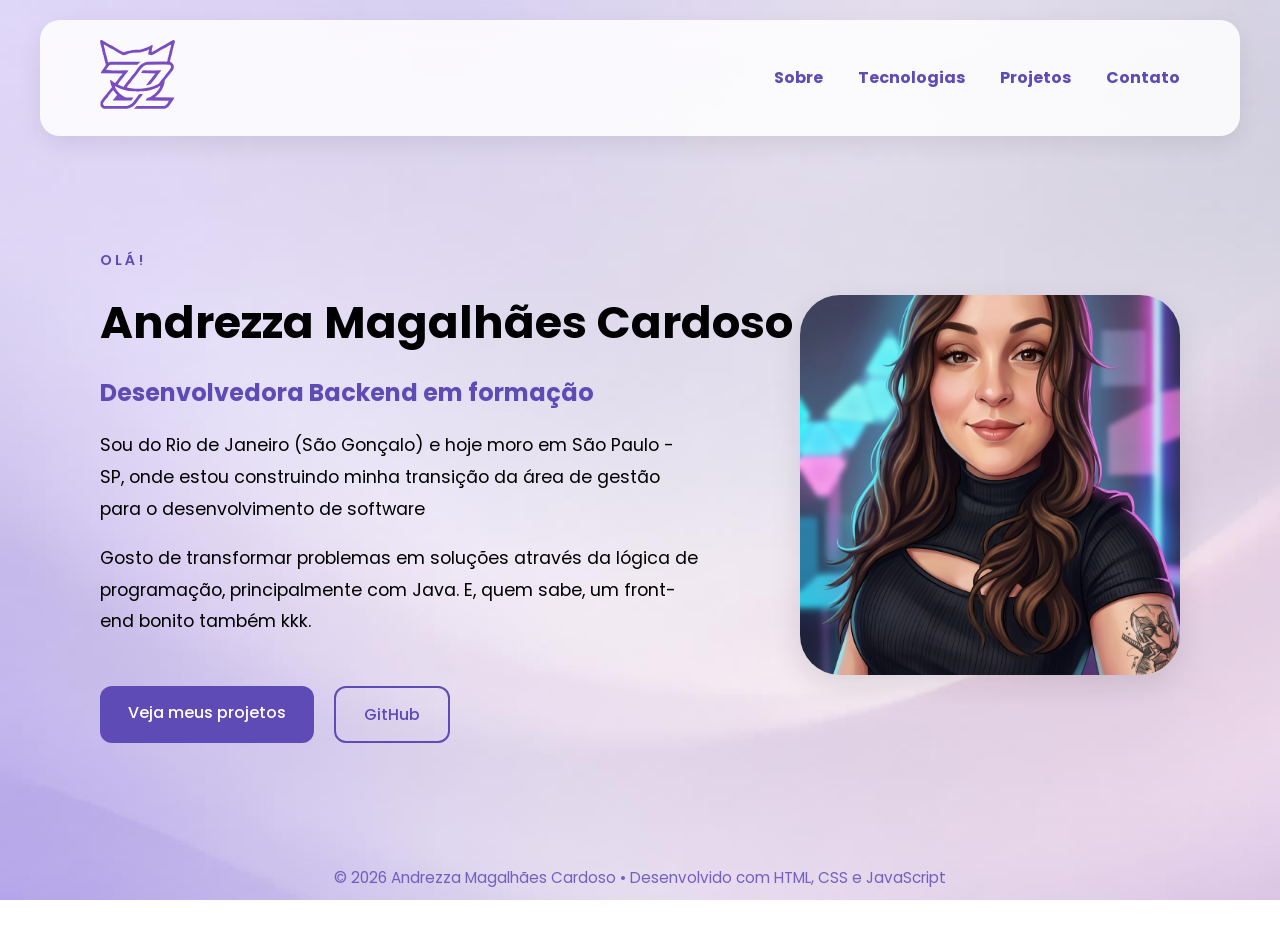
<file: index.html>
<!DOCTYPE html>
<html lang="pt-BR">
<head>
    <meta charset="UTF-8">
    <meta name="viewport" content="width=device-width, initial-scale=1.0">
    <title>Andrezza Magalhães Cardoso | Desenvolvedora em Formação</title>

    <!-- Biblioteca de ícones Font Awesome -->
    <link
    rel="stylesheet"
    href="https://cdnjs.cloudflare.com/ajax/libs/font-awesome/6.7.2/css/all.min.css">

    <!-- Google Fonts -->
    <link rel="preconnect" href="https://fonts.googleapis.com">
    <link rel="preconnect" href="https://fonts.gstatic.com" crossorigin>
    <link href="https://fonts.googleapis.com/css2?family=Poppins:ital,wght@0,100;0,200;0,300;0,400;0,500;0,600;0,700;0,800;0,900;1,100;1,200;1,300;1,400;1,500;1,600;1,700;1,800;1,900&display=swap" rel="stylesheet">

    <link rel="icon" type="image/png" href="img/favicon-zz.png">

    <!-- CSS -->
     <link rel="stylesheet" href="style.css">
    
</head>
<body>

    <!-- O header normalmente contém o cabeçalho, logo e navegação -->
    <header class="header">

        <a href="index.html"> 
            <img src="img/logo_vetorizada.svg" 
            alt="Logo pessoal da Andrezza">
        </a>

        <button class="menu-toggle" aria-label="Abrir menu">
            <i class="fa-solid fa-bars"></i>
        </button>

        <!-- nav significa área de navegação -->
        <nav class="main-nav" aria-label="Navegação principal">
            <ul class="nav-list">
                <li>
                    <a href="about.html">Sobre</a>
                </li>
                <li>
                    <a href="technologies.html">Tecnologias</a>
                </li>
                <li>
                    <a href="projects.html">Projetos</a>
                </li>
                <li>
                    <a href="contact.html">Contato</a>
                </li>
            </ul>
        </nav>

    </header>

    
    <!-- O main representa o conteúdo principal da página -->
    <main class="main">

        <div class="container">

            <!-- Hero é a primeira seção de destaque e apresenta o objetivo principal do site, ele faz parte do main -->
        <section id="hero" class="hero">

            <div class="hero-left">

                    <div class="hero-content">

                            <p>
                            Olá!
                            </p>

                            <h1>Andrezza Magalhães Cardoso</h1>

                            <h2>Desenvolvedora Backend em formação</h2>

                            <p>
                            Sou do Rio de Janeiro (São Gonçalo) e hoje moro em São Paulo - SP, onde estou construindo minha transição da área de gestão para o desenvolvimento de software
                            </p>

                            <p>
                            Gosto de transformar problemas em soluções através da lógica de programação, principalmente com Java. E, quem sabe, um front-end bonito também kkk.
                            </p>

                        </div>
            
                            <div class="hero-buttons">

                                <a class="primary-button" href="projects.html">Veja meus projetos</a>
            
                                <a 
                                    class="secondary-button"
                                    href="https://github.com/AndrezzaC" 
                                    target="_blank"
                                    rel="noopener noreferrer">
                                    GitHub
                                </a>

                            </div>
                </div>

                <div class="hero-image">
                    <img src="img/icone-eu.png" 
                    alt="avatar da Andrezza Magalhães Cardoso">
                </div>

            </section>

        </div>

    </main>

    <!-- O footer é o rodapé, são as informações finais, como direitos autorais ou contatos, infos extras -->
    <footer class="footer">
        <p>&copy; 2026 Andrezza Magalhães Cardoso • Desenvolvido com HTML, CSS e JavaScript</p>
    </footer>

    <script src="script.js" defer></script>
</body>
</html>
</file>
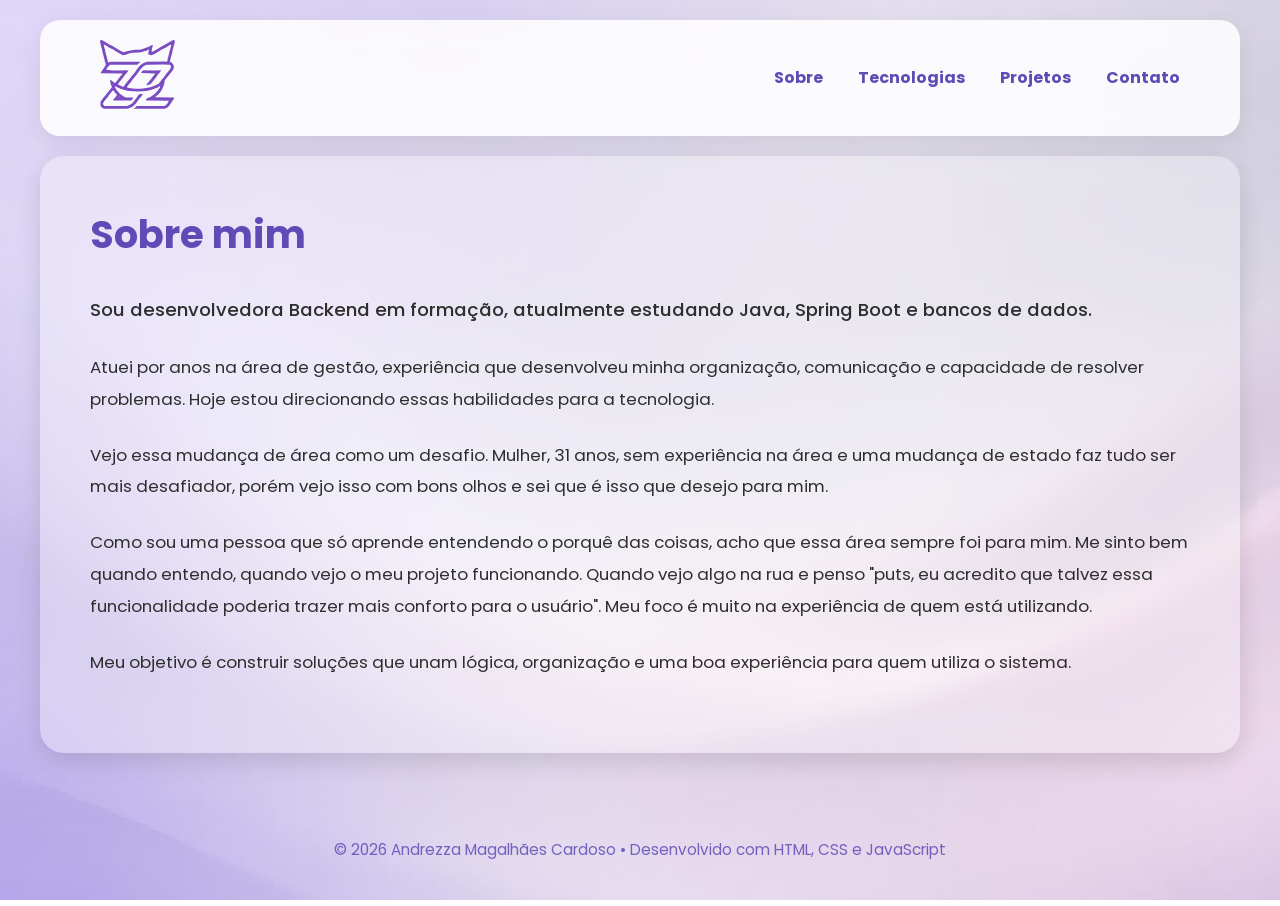
<file: about.html>
<!DOCTYPE html>
<html lang="pt-BR">
<head>
    <meta charset="UTF-8">
    <meta name="viewport" content="width=device-width, initial-scale=1.0">
    <title>Andrezza Magalhães Cardoso | Desenvolvedora em Formação</title>

    <!-- Biblioteca de ícones Font Awesome -->
    <link
    rel="stylesheet"
    href="https://cdnjs.cloudflare.com/ajax/libs/font-awesome/6.7.2/css/all.min.css">

    <!-- Google Fonts -->
    <link rel="preconnect" href="https://fonts.googleapis.com">
    <link rel="preconnect" href="https://fonts.gstatic.com" crossorigin>
    <link href="https://fonts.googleapis.com/css2?family=Poppins:ital,wght@0,100;0,200;0,300;0,400;0,500;0,600;0,700;0,800;0,900;1,100;1,200;1,300;1,400;1,500;1,600;1,700;1,800;1,900&display=swap" rel="stylesheet">

    <!-- CSS -->
     <link rel="stylesheet" href="style.css">
    
</head>
<body>

    <!-- O header normalmente contém o cabeçalho, logo e navegação -->
    <header class="header">

        <a href="index.html"> 
            <img src="img/logo_vetorizada.svg" 
            alt="Logo pessoal da Andrezza">
        </a>

        <button class="menu-toggle" aria-label="Abrir menu">
            <i class="fa-solid fa-bars"></i>
        </button>

        <!-- nav significa área de navegação -->
        <nav class="main-nav" aria-label="Navegação principal">
            <ul class="nav-list">
                <li>
                    <a href="about.html">Sobre</a>
                </li>
                <li>
                    <a href="technologies.html">Tecnologias</a>
                </li>
                <li>
                    <a href="projects.html">Projetos</a>
                </li>
                <li>
                    <a href="contact.html">Contato</a>
                </li>
            </ul>
        </nav>

    </header>

    <main class="main">

        <div class="container">

            <section class="section-card about-section">

                <h2 class="section-title">Sobre mim</h2>

                <p> Sou desenvolvedora Backend em formação, atualmente estudando Java, Spring Boot e bancos de dados.</p>

                <p>Atuei por anos na área de gestão, experiência que desenvolveu minha organização, comunicação e capacidade de resolver problemas. Hoje estou direcionando essas habilidades para a tecnologia.</p>

                <p>Vejo essa mudança de área como um desafio. Mulher, 31 anos, sem experiência na área e uma mudança de estado faz tudo ser mais desafiador, porém vejo isso com bons olhos e sei que é isso que desejo para mim.</p>

                <p>Como sou uma pessoa que só aprende entendendo o porquê das coisas, acho que essa área sempre foi para mim. Me sinto bem quando entendo, quando vejo o meu projeto funcionando. Quando vejo algo na rua e penso "puts, eu acredito que talvez essa funcionalidade poderia trazer mais conforto para o usuário". Meu foco é muito na experiência de quem está utilizando.</p>

                <p>Meu objetivo é construir soluções que unam lógica, organização e uma boa experiência para quem utiliza o sistema.</p>

            </section>

        </div>

    </main>

        <!-- O footer é o rodapé, são as informações finais, como direitos autorais ou contatos, infos extras -->
    <footer class="footer">
        <p>&copy; 2026 Andrezza Magalhães Cardoso • Desenvolvido com HTML, CSS e JavaScript</p>
    </footer>

    <script src="script.js"></script>

    </body >
</file>
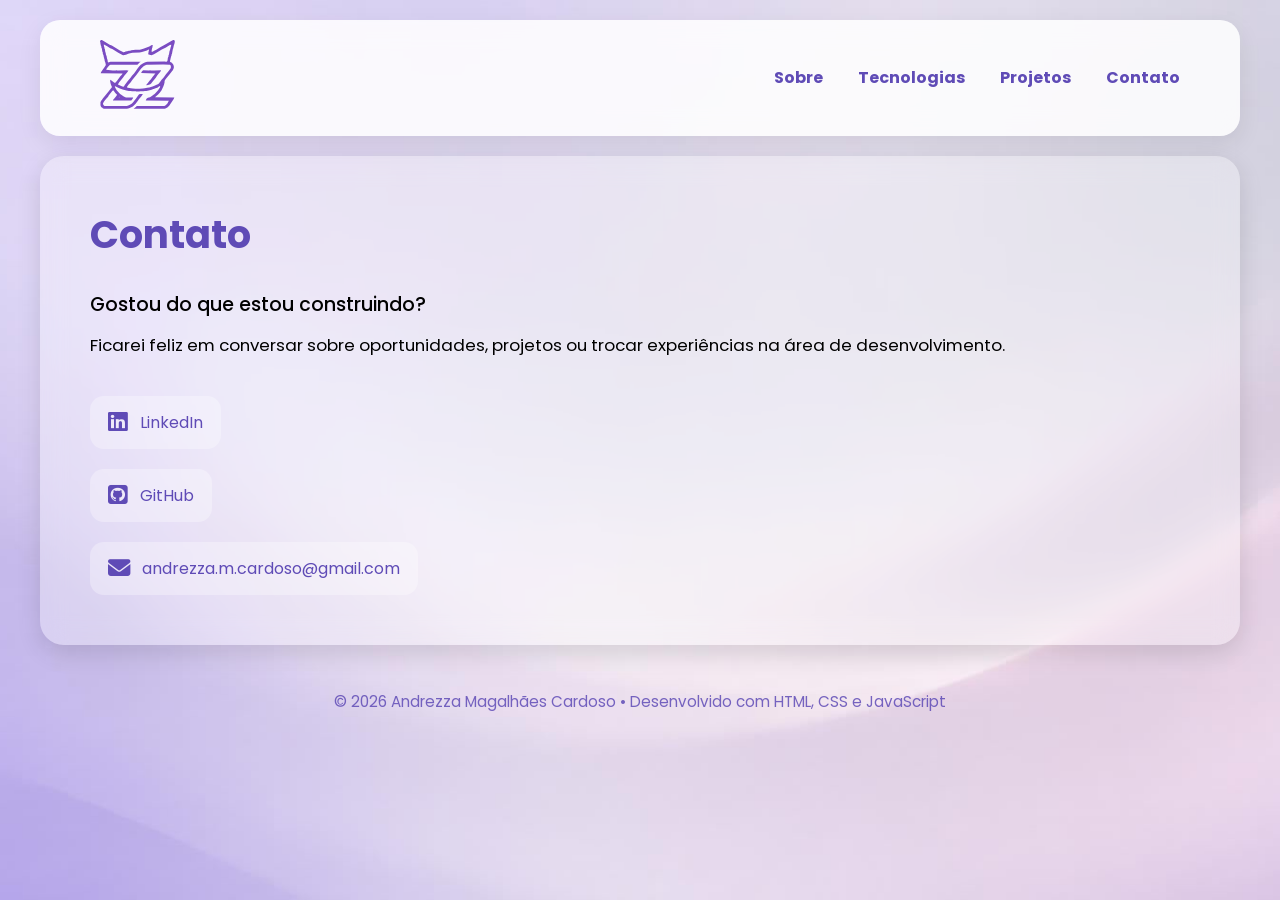
<file: contact.html>
<!DOCTYPE html>
<html lang="pt-BR">
<head>
    <meta charset="UTF-8">
    <meta name="viewport" content="width=device-width, initial-scale=1.0">
    <title>Andrezza Magalhães Cardoso | Desenvolvedora em Formação</title>

    <!-- Biblioteca de ícones Font Awesome -->
    <link
    rel="stylesheet"
    href="https://cdnjs.cloudflare.com/ajax/libs/font-awesome/6.7.2/css/all.min.css">

    <!-- Google Fonts -->
    <link rel="preconnect" href="https://fonts.googleapis.com">
    <link rel="preconnect" href="https://fonts.gstatic.com" crossorigin>
    <link href="https://fonts.googleapis.com/css2?family=Poppins:ital,wght@0,100;0,200;0,300;0,400;0,500;0,600;0,700;0,800;0,900;1,100;1,200;1,300;1,400;1,500;1,600;1,700;1,800;1,900&display=swap" rel="stylesheet">

    <link rel="icon" type="image/png" href="img/favicon-zz.png">

    <!-- CSS -->
     <link rel="stylesheet" href="style.css">
    
</head>
<body>

    <!-- O header normalmente contém o cabeçalho, logo e navegação -->
    <header class="header">

        <a href="index.html"> 
            <img src="img/logo_vetorizada.svg" 
            alt="Logo pessoal da Andrezza">
        </a>

        <button class="menu-toggle" aria-label="Abrir menu">
            <i class="fa-solid fa-bars"></i>
        </button>

        <!-- nav significa área de navegação -->
        <nav class="main-nav" aria-label="Navegação principal">
            <ul class="nav-list">
                <li>
                    <a href="about.html">Sobre</a>
                </li>
                <li>
                    <a href="technologies.html">Tecnologias</a>
                </li>
                <li>
                    <a href="projects.html">Projetos</a>
                </li>
                <li>
                    <a href="contact.html">Contato</a>
                </li>
            </ul>
        </nav>

    </header>

    <main class="main">

        <div class="container">

              <section class="section-card contact-section">

            <h2 class="section-title">Contato</h2>

            <p>Gostou do que estou construindo?</p>
            <p>Ficarei feliz em conversar sobre oportunidades, projetos ou trocar experiências na área de desenvolvimento.</p> 

            <div class="contact-links">
                <a href="https://linkedin.com/in/andrezza-m-cardoso"
                target="_blank"
                rel="noopener noreferrer">
                <i class="fa-brands fa-linkedin"></i> LinkedIn</a>

                <a href="https://github.com/AndrezzaC"
                target="_blank"
                rel="noopener noreferrer">
                <i class="fa-brands fa-square-github"></i> GitHub</a>

                <a href="mailto:andrezza.m.cardoso@gmail.com"
                rel="noopener noreferrer">
                <i class="fa-solid fa-envelope">
                </i>
                 andrezza.m.cardoso@gmail.com
                </a>
            </div>
        </section>

        </div>

    </main>

    <!-- O footer é o rodapé, são as informações finais, como direitos autorais ou contatos, infos extras -->
    <footer class="footer">
        <p>&copy; 2026 Andrezza Magalhães Cardoso • Desenvolvido com HTML, CSS e JavaScript</p>
    </footer>

    <script src="script.js"></script>

</body>
</file>
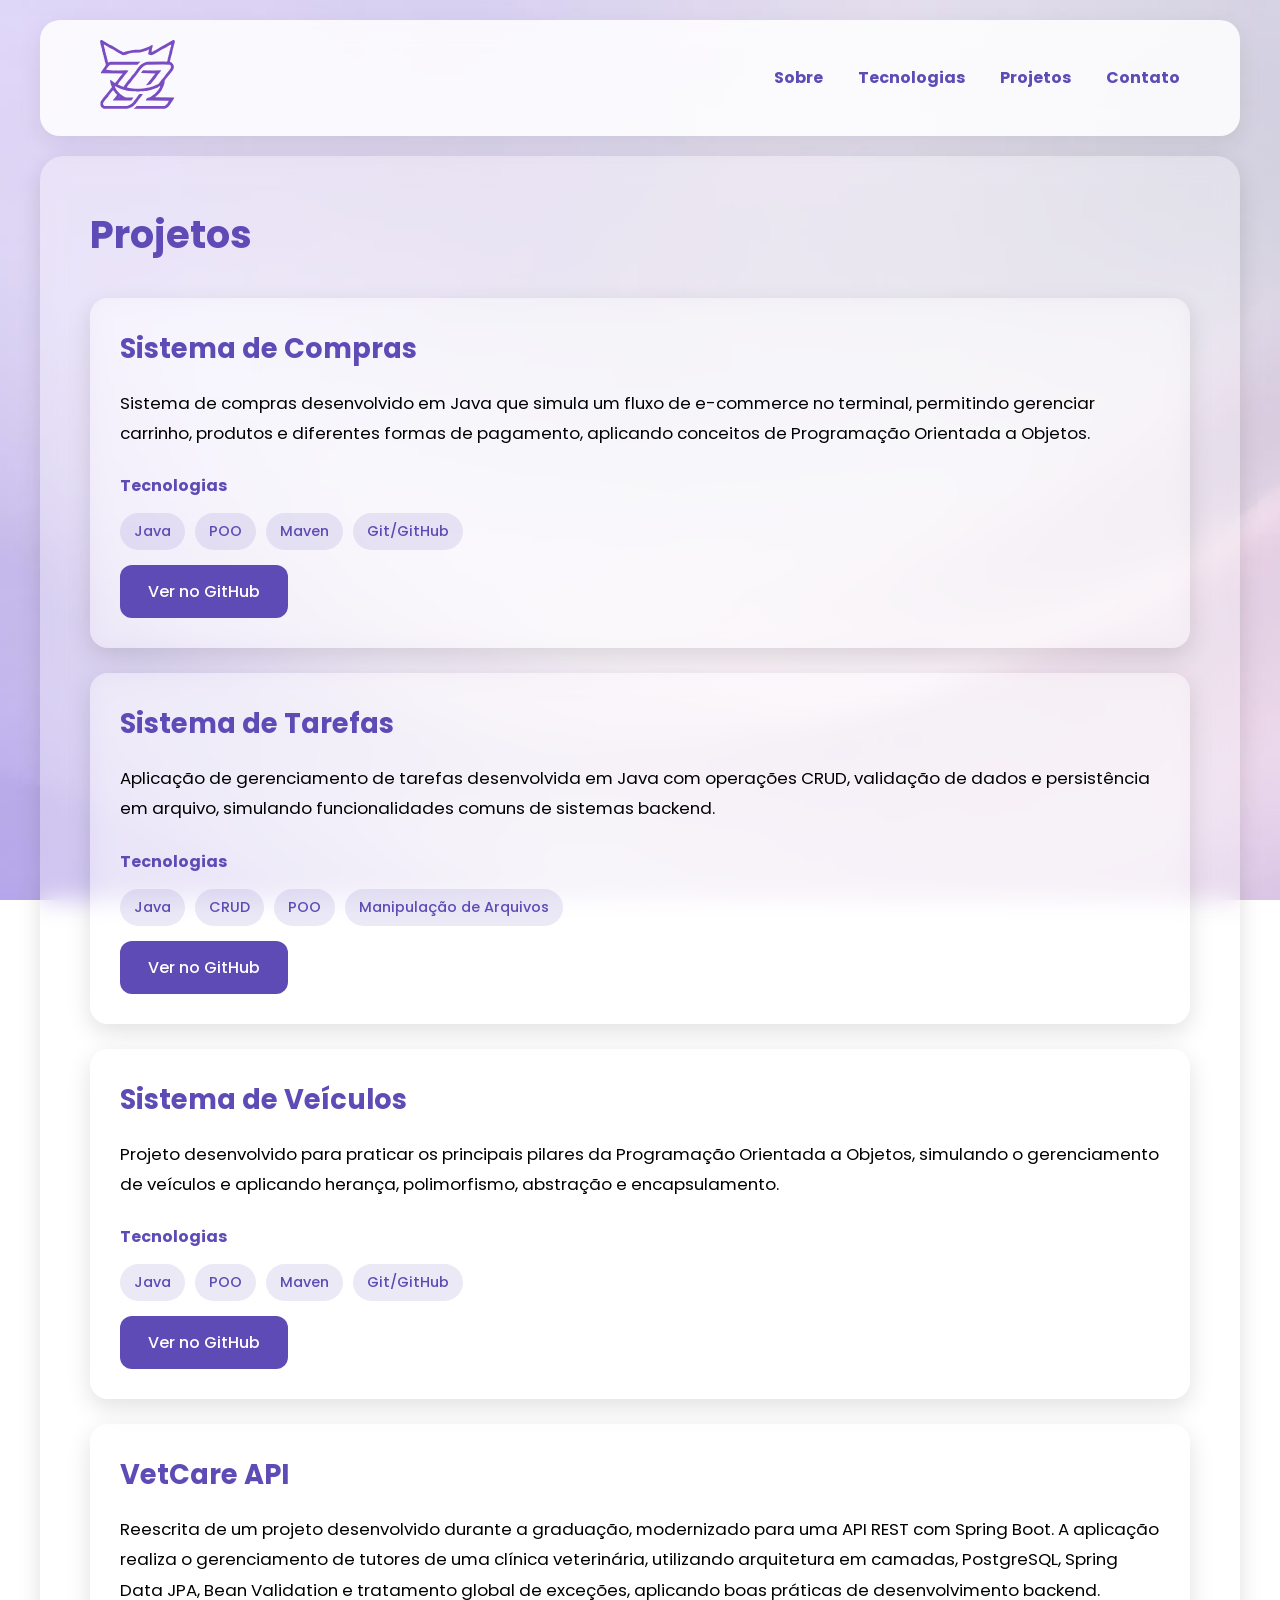
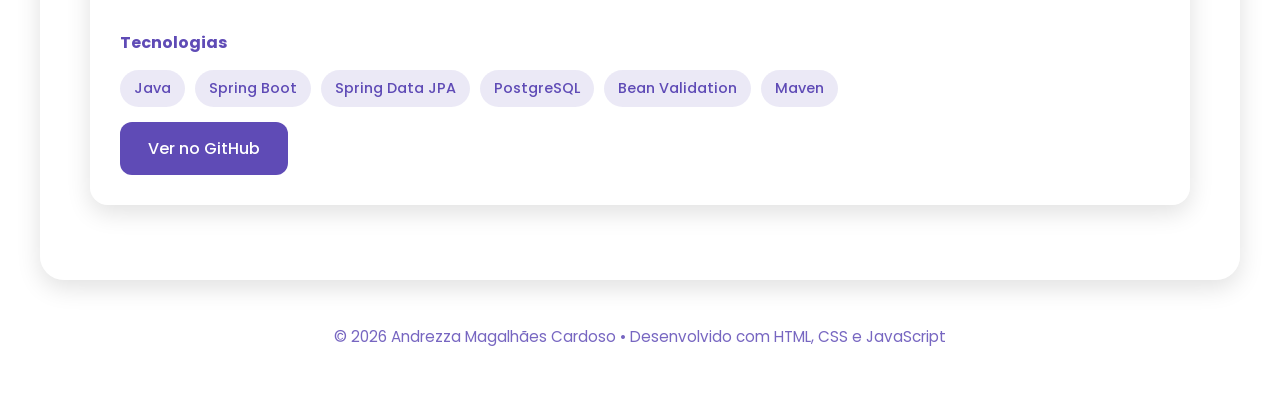
<file: projects.html>
<!DOCTYPE html>
<html lang="pt-BR">
<head>
    <meta charset="UTF-8">
    <meta name="viewport" content="width=device-width, initial-scale=1.0">
    <title>Andrezza Magalhães Cardoso | Desenvolvedora em Formação</title>

    <!-- Biblioteca de ícones Font Awesome -->
    <link
    rel="stylesheet"
    href="https://cdnjs.cloudflare.com/ajax/libs/font-awesome/6.7.2/css/all.min.css">

    <!-- Google Fonts -->
    <link rel="preconnect" href="https://fonts.googleapis.com">
    <link rel="preconnect" href="https://fonts.gstatic.com" crossorigin>
    <link href="https://fonts.googleapis.com/css2?family=Poppins:ital,wght@0,100;0,200;0,300;0,400;0,500;0,600;0,700;0,800;0,900;1,100;1,200;1,300;1,400;1,500;1,600;1,700;1,800;1,900&display=swap" rel="stylesheet">

    <link rel="icon" type="image/png" href="img/favicon-zz.png">

    <!-- CSS -->
     <link rel="stylesheet" href="style.css">
    
</head>
<body>

    <!-- O header normalmente contém o cabeçalho, logo e navegação -->
    <header class="header">

        <a href="index.html"> 
            <img src="img/logo_vetorizada.svg" 
            alt="Logo pessoal da Andrezza">
        </a>

        <button class="menu-toggle" aria-label="Abrir menu">
            <i class="fa-solid fa-bars"></i>
        </button>

        <!-- nav significa área de navegação -->
        <nav class="main-nav" aria-label="Navegação principal">
            <ul class="nav-list">
                <li>
                    <a href="about.html">Sobre</a>
                </li>
                <li>
                    <a href="technologies.html">Tecnologias</a>
                </li>
                <li>
                    <a href="projects.html">Projetos</a>
                </li>
                <li>
                    <a href="contact.html">Contato</a>
                </li>
            </ul>
        </nav>

    </header>

    <main class="main">

        <div class="container">

            <section class="section-card projects-section">

            <h2 class="section-title">Projetos</h2>

            <article class="project-card">
                <h3>Sistema de Compras</h3>

                <p>
                    Sistema de compras desenvolvido em Java que simula um fluxo de e-commerce no terminal, permitindo gerenciar carrinho, produtos e diferentes formas de pagamento, aplicando conceitos de Programação Orientada a Objetos.
                </p>

                <div class="project-technologies">

                    <h4>Tecnologias</h4>

                         <ul>
                            <li>Java</li>
                            <li>POO</li>
                            <li>Maven</li>
                            <li>Git/GitHub</li>
                        </ul>
                </div>
                
                <a 
                class="primary-button"
                href="https://github.com/AndrezzaC/sistema-compras"
                target="_blank"
                rel="noopener noreferrer">
                Ver no GitHub
                </a>
            </article>

            <article class="project-card">
                <h3>Sistema de Tarefas</h3>

                <p>
                    Aplicação de gerenciamento de tarefas desenvolvida em Java com operações CRUD, validação de dados e persistência em arquivo, simulando funcionalidades comuns de sistemas backend.
                </p>

                <div class="project-technologies">

                    <h4>Tecnologias</h4>

                        <ul>
                            <li>Java</li>
                            <li>CRUD</li>
                            <li>POO</li>
                            <li>Manipulação de Arquivos</li>
                        </ul>
                </div>

                <a 
                    class="primary-button"
                    href="https://github.com/AndrezzaC/todo-list-console-java"
                    target="_blank"
                    rel="noopener noreferrer">
                    Ver no GitHub
                </a>
            </article>

            <article class="project-card">
                <h3>Sistema de Veículos</h3>

                <p>
                    Projeto desenvolvido para praticar os principais pilares da Programação Orientada a Objetos, simulando o gerenciamento de veículos e aplicando herança, polimorfismo, abstração e encapsulamento.
                </p>
            
                <div class="project-technologies">

                    <h4>Tecnologias</h4>

                        <ul>
                            <li>Java</li>
                            <li>POO</li>
                            <li>Maven</li>
                            <li>Git/GitHub</li>
                        </ul>
                </div>

                <a 
                    class="primary-button"
                    href="https://github.com/AndrezzaC/sistema-veiculos"
                    target="_blank"
                    rel="noopener noreferrer">
                    Ver no GitHub
                </a>
            </article>

            <article class="project-card">

                <h3>VetCare API</h3>

                <p>
                    Reescrita de um projeto desenvolvido durante a graduação, modernizado para uma API REST com Spring Boot. A aplicação realiza o gerenciamento de tutores de uma clínica veterinária, utilizando arquitetura em camadas, PostgreSQL, Spring Data JPA, Bean Validation e tratamento global de exceções, aplicando boas práticas de desenvolvimento backend.
                </p>


                <div class="project-technologies">
                    
                    <h4>Tecnologias</h4>

                        <ul>
                            <li>Java</li>
                            <li>Spring Boot</li>
                            <li>Spring Data JPA</li>
                            <li>PostgreSQL</li>
                            <li>Bean Validation</li>
                            <li>Maven</li>
                        </ul>
                </div>

                <a 
                class="primary-button"
                href="https://github.com/AndrezzaC/vetcare-api"
                target="_blank"
                rel="noopener noreferrer">
                Ver no GitHub
                </a>

            </article>

        </section>

        </div>

    </main>

    <!-- O footer é o rodapé, são as informações finais, como direitos autorais ou contatos, infos extras -->
    <footer class="footer">
        <p>&copy; 2026 Andrezza Magalhães Cardoso • Desenvolvido com HTML, CSS e JavaScript</p>
    </footer>

    <script src="script.js"></script>

</body>
</file>
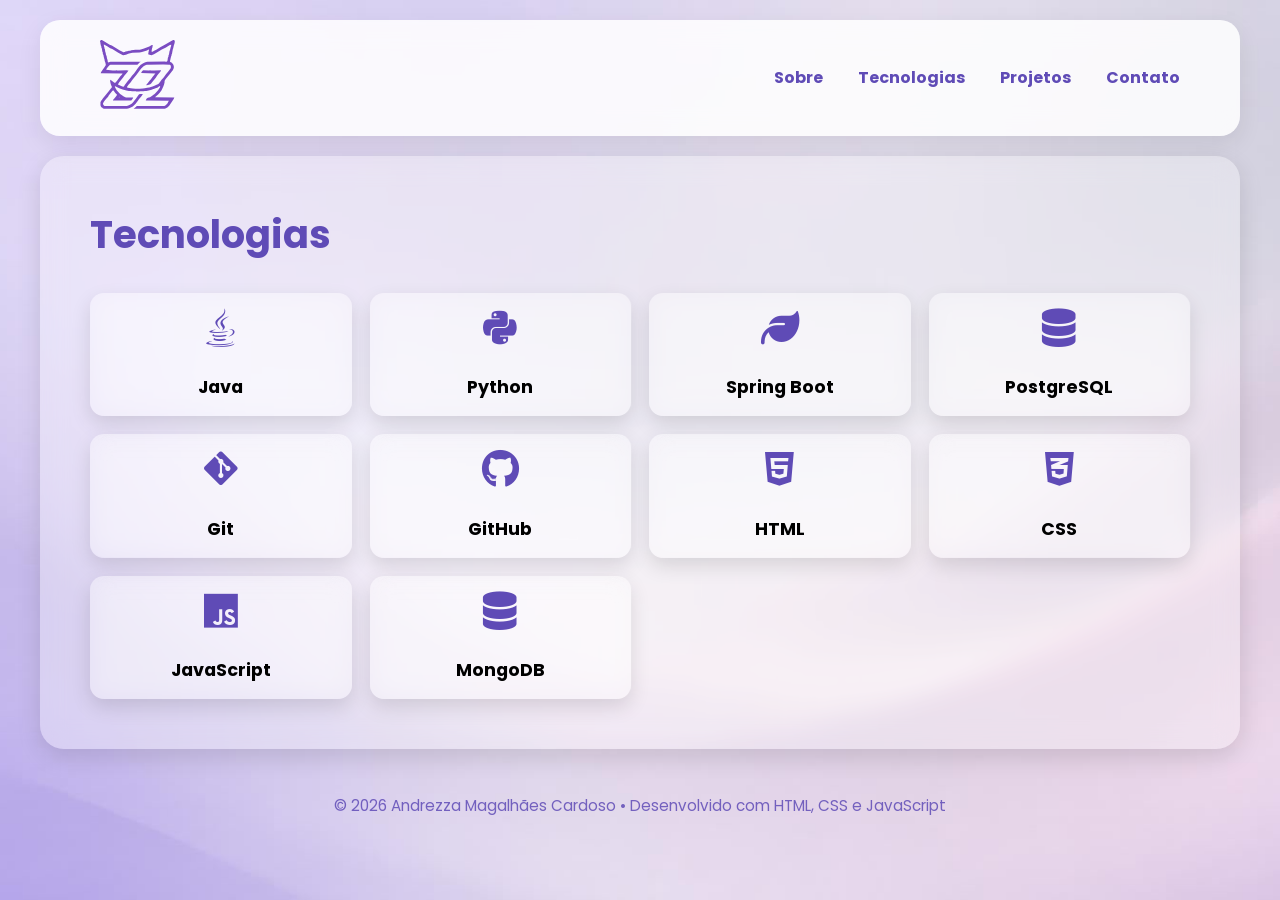
<file: technologies.html>
<!DOCTYPE html>
<html lang="pt-BR">
<head>
    <meta charset="UTF-8">
    <meta name="viewport" content="width=device-width, initial-scale=1.0">
    <title>Andrezza Magalhães Cardoso | Desenvolvedora em Formação</title>

    <!-- Biblioteca de ícones Font Awesome -->
    <link
    rel="stylesheet"
    href="https://cdnjs.cloudflare.com/ajax/libs/font-awesome/6.7.2/css/all.min.css">

    <!-- Google Fonts -->
    <link rel="preconnect" href="https://fonts.googleapis.com">
    <link rel="preconnect" href="https://fonts.gstatic.com" crossorigin>
    <link href="https://fonts.googleapis.com/css2?family=Poppins:ital,wght@0,100;0,200;0,300;0,400;0,500;0,600;0,700;0,800;0,900;1,100;1,200;1,300;1,400;1,500;1,600;1,700;1,800;1,900&display=swap" rel="stylesheet">

    <link rel="icon" type="image/png" href="img/favicon-zz.png">

    <!-- CSS -->
     <link rel="stylesheet" href="style.css">
    
</head>
<body>

    <!-- O header normalmente contém o cabeçalho, logo e navegação -->
    <header class="header">

        <a href="index.html"> 
            <img src="img/logo_vetorizada.svg" 
            alt="Logo pessoal da Andrezza">
        </a>

        <button class="menu-toggle" aria-label="Abrir menu">
            <i class="fa-solid fa-bars"></i>
        </button>

        <!-- nav significa área de navegação -->
        <nav class="main-nav" aria-label="Navegação principal">
            <ul class="nav-list">
                <li>
                    <a href="about.html">Sobre</a>
                </li>
                <li>
                    <a href="technologies.html">Tecnologias</a>
                </li>
                <li>
                    <a href="projects.html">Projetos</a>
                </li>
                <li>
                    <a href="contact.html">Contato</a>
                </li>
            </ul>
        </nav>

    </header>

    <main class="main">

        <div class="container">

            <section class="section-card technologies-section">

                <h2 class="section-title">Tecnologias</h2>

                <div class="technologies-grid">

                    <article class="technology-card">
                        <i class="fa-brands fa-java"></i>
                        <h3>Java</h3>
                    </article>

                    <article class="technology-card">
                        <i class="fa-brands fa-python"></i>
                        <h3>Python</h3>
                    </article>

                    <article class="technology-card">
                        <i class="fa-solid fa-leaf"></i>
                        <h3>Spring Boot</h3>
                    </article>

                    <article class="technology-card">
                        <i class="fa-solid fa-database"></i>
                        <h3>PostgreSQL</h3>
                    </article>

                    <article class="technology-card">
                        <i class="fa-brands fa-git-alt"></i>
                        <h3>Git</h3>
                    </article>

                    <article class="technology-card">
                        <i class="fa-brands fa-github"></i>
                        <h3>GitHub</h3>
                    </article>

                    <article class="technology-card">
                        <i class="fa-brands fa-html5"></i>
                        <h3>HTML</h3>
                    </article>

                    <article class="technology-card">
                        <i class="fa-brands  fa-css3-alt"></i>
                        <h3>CSS</h3>
                    </article>

                    <article class="technology-card">
                        <i class="fa-brands  fa-js"></i>
                        <h3>JavaScript</h3>
                    </article>

                    <article class="technology-card">
                        <i class="fa-solid fa-database"></i>
                        <h3>MongoDB</h3>
                    </article>

                </div>

            </section>

        </div>

    </main>

    <!-- O footer é o rodapé, são as informações finais, como direitos autorais ou contatos, infos extras -->
    <footer class="footer">
        <p>&copy; 2026 Andrezza Magalhães Cardoso • Desenvolvido com HTML, CSS e JavaScript</p>
    </footer>

    <script src="script.js"></script>

</body>
</file>
<file: style.css>
:root{
    --primary-color: #5f4bb6;
    --primary-hover: #7561d3;

    --glass-background: rgba(255, 255, 255, 0.325);
    --glass-background-hover: rgba(255, 255, 255, 0.60);
    --glass-background-light: rgba(255, 255, 255, 0.30);
    --header-background: rgba(255, 255, 255, 0.85);

    --shadow: 0 8px 25px rgba(0, 0, 0, 0.12);
    --shadow-small: 0 8px 20px rgba(0, 0, 0, 0.12);
    --shadow-image: 0 10px 30px rgba(0, 0, 0, 0.10);
    --shadow-hover: 0 14px 30px rgba(0, 0, 0, 0.18);

    --blur: blur(12px); /*desfoca o que está atrás da seção*/

    --radius-xl: 40px;
    --radius-lg: 24px;
    --radius-md: 20px;
    --radius-sm: 14px;
    --radius-xs: 12px;
}

.section-card{
    background: var(--glass-background);
    backdrop-filter: var(--blur);

    border-radius: var(--radius-lg);

    box-shadow: var(--shadow);

    padding: 50px;
}

.section-title{
    font-size: 2.4rem;
    color: var(--primary-color);

    margin-top: 0;
    margin-bottom: 30px;
}

/*faz a navegação por âncoras acontecer de forma suave*/
html{
    scroll-behavior: smooth;
}

/*estilos aplicados à pagina inteira*/
body{
    margin: 0; /*remove a margem padrão adicionada pelo navegador*/
    font-family: "Poppins", sans-serif;

    background-image: url("img/wallpaper-png.png");
    background-size: cover; /*aumenta a imagem até cobrir tudo*/
    background-position: center; /*mantém a imagem centralizada*/
    background-repeat: no-repeat; /*evita que a imagem se repita*/
    background-attachment: fixed; /*mentém a imagem fixa durante a scrollagem*/
}

section{
    padding: 100px 60px;
    
    margin: 0 40px;

    scroll-margin-top: 120px; /*quando alguem navegar atravez da ancora considere que ela começa 120px antes*/
}

.header{

    margin: 20px 40px;

    display: flex;
    justify-content: space-between;
    align-items: center;

    padding: 20px 60px;

    background: var(--header-background);
    backdrop-filter: var(--blur); /*desfoca o que está atrás do elemento*/

    border-radius: var(--radius-md);
    box-shadow: 0 8px 25px rgba(0, 0, 0, 0.08);

    position: sticky;
    top: 10px;
    z-index: 1000;
}

.header img {
    width: 75px;
    height: auto;
}

.header a {
    text-decoration: none;
    
    color: var(--primary-color);
    
    font-weight: 500;
    
    transition: color 0.3s;
    
    display: inline-block;
}

.header a:hover{
    color: #8B78E6;

    transform: translateY(-2px);
}

.menu-toggle{
    display: none;
}

.main-nav{
    margin: 0;
    padding: 0;
}

.main-nav a{
    text-decoration: none;
    color: var(--primary-color);
    font-weight: 650;
    transition: 0.3s;
}

.main-nav a:hover{
    color: var(--primary-hover);
}

.main-nav.active{
    display: block;
}

.nav-list{
    list-style: none;

    display: flex;
    justify-content: center;
    align-items: center;

    gap: 35px;

    margin: 0;
    padding: 0;
}

.hero{
    min-height: 65vh; /*vh é uma unidade relativa à altura da tela*/

    display: flex;
    justify-content: space-between;
    align-items: center;

    gap: 60px;

    padding: 40px 60px;
}

.hero-image img{
    width: 380px;
    height: auto;

    /* arredondamento da borda */
    border-radius: var(--radius-xl);
    
    box-shadow: var(--shadow-image);
}

.hero-left{
    display: flex;
    
    flex-direction: column;
    
    gap: 30px;

    max-width: 600px;
}

.hero-content h1{
    font-size: 2.8rem; /*3rem = multiplique pelo tamanho da fonte raiz*/
    
    margin: 10px 0;
    
    white-space: nowrap;
}

.hero-content h2{
    color:var(--primary-color);

    margin-bottom:20px;
}

.hero-content p{
    font-size: 1.1rem; 

    line-height: 1.8; /*altura da linha*/
}

.hero-content p:first-child{
     color: var(--primary-color);

    font-size:.9rem;
    font-weight:600;

    letter-spacing:3px;

    text-transform:uppercase;
}

.hero-buttons{
    display: flex;
    gap: 20px;
}

.primary-button,
.secondary-button{
    display: inline-block;

    text-decoration: none;

    padding: 14px 28px;

    border-radius: var(--radius-xs);

    font-weight: 500;

    transition: .3s;

    cursor: pointer;
}

.primary-button{
    background: var(--primary-color);
    color: white;
}

.secondary-button{
    border: 2px solid var(--primary-color);
    color: var(--primary-color);
}

.primary-button:hover{
    background: var(--primary-hover);
    color: white;
    transform: translateY(-2px);
}

.secondary-button:hover{
    background: var(--primary-color);
    color: white;
    transform: translateY(-2px);
}

.about-section{
    margin-bottom: 40px;
}

.about-section p{
    font-size: 1.05rem;
    line-height: 1.9;

    color: #2e2e2e;

    margin-bottom: 24px;
}

.about-section p:first-of-type{
    font-size: 1.15rem;
    font-weight: 500;
}

.technologies-grid{
    display: grid;

    grid-template-columns: repeat(4, 1fr); /*5 colunas com o mesmo tamanho*/

    gap: 18px;
}

.technology-card{
    min-height: 60px;
    background: var(--glass-background-light);
    backdrop-filter: var(--blur);

    border-radius: var(--radius-sm);

    padding: 16px 14px;

    text-align: center;

    transition: 
            transform .3s,
            background-color .3s,
            box-shadow .3s;

    box-shadow: var(--shadow-small);
}

.technology-card i{
    font-size: 2.4rem;
    color: var(--primary-color);

    margin-bottom: 12px;
}

.technology-card:hover{
    transform: translateY(-10px) scale(1.03);

    background: var(--glass-background-hover);

    box-shadow: 0 14px 30px rgba(0, 0, 0, 0.12);
}

.technology-card:hover i{
    color: var(--primary-hover);
}

.technology-card h3{
    margin: 0;
    margin-top: 15px;
    font-size: 1.1rem;
}

.technology-card:hover h3{
    color: var(--primary-color);
}

.projects-section .section-title{
    margin-bottom: 35px;
}

.project-card{
    background: var(--glass-background-light);

    backdrop-filter: var(--blur);

    border-radius: 18px;

    padding: 30px;

    box-shadow: var(--shadow);

    transition:
            transform 0.3s,
            box-shadow 0.3s;

    margin-bottom: 25px;
}

.project-card:hover{
    transform: translateY(-8px);

    box-shadow: var(--shadow-hover);
}

.project-card h3{
    font-size: 1.7rem;

    color: var(--primary-color);

    margin-top: 0;

    margin-bottom: 18px;
}

.project-card p{
    font-size: 1.05rem;

    line-height: 1.8;

    margin-bottom: 25px;
}

.project-technologies{
    margin-bottom: 15px;
}

.project-technologies h4{
    color: var(--primary-color);

    margin-top: 0;
    margin-bottom: 15px;
}

.project-technologies ul{
    list-style: none;

    padding: 0;
    margin: 0;

    display: flex; /*coloca tudo na mesma linha, ele faz a quebra altomatica*/
    flex-wrap: wrap;

    gap: 10px;
}

.project-technologies li{
    background: rgba(95, 75, 182, 0.12);
    color: var(--primary-color);

    padding: 8px 14px;

    border-radius: 999px;

    font-size: 0.9rem;
    font-weight: 500;
}

.contact-section .section-title{
    margin-bottom: 25px;
}

.contact-section p{
    margin: 0;

    font-size: 1.05rem;

    line-height: 1.8;
}

.contact-links{
    display: flex;

    flex-direction: column;

    gap: 20px;
}

.contact-links a{
    display: flex;

    align-items: center;

    gap: 12px;

    width: fit-content; /*faz o elemento ter só a largura necessária*/

    text-decoration: none;

    color: var(--primary-color);
    background: var(--glass-background-light);

    padding: 14px 18px;

    border-radius: var(--radius-sm);

    transition:
        transform .3s,
        background-color .3s,
        box-shadow .3s;
}

.contact-links a:hover{
    transform: translateY(-4px);

    background: var(--glass-background-hover);

    box-shadow: var(--shadow-small);
}

.contact-links i{
    font-size: 1.4rem;
}

.contact-section p:first-of-type{
    font-size: 1.2rem;

    font-weight: 500;

    margin-bottom: 8px;
}

.contact-section p:last-of-type{
    margin-bottom: 35px;
}

.footer{
    font-size: .9rem;

    text-align: center;

    padding: 30px;

    color: rgba(95, 75, 182, .85);

    font-size: 0.95rem;
}

@media (max-width: 768px) {

    .header{
        margin: 8px 8px;
        padding: 10px 18px;

        flex-wrap: wrap;

        border-radius: 16px;
    }

    .header img{
        width: 50px;
    }

    .menu-toggle{
        display: block;

        font-size: 1.5rem;

        background: transparent;
        border: none;

        color: var(--primary-color);

        cursor: pointer;
    }
    
    .menu-toggle.active{
        color: var(--primary-hover);
    }

    section{
        margin: 18px 13px 0;
        padding: 18px 16px 24px;
    }

    .section-title{
        font-size: 1.9rem;
        
        margin-bottom: 18px;

        text-align: left;

        margin-left: 0;
    }

    .hero{
        flex-direction: column;

        align-items: flex-start;

        padding: 30px 12px;

        gap: 30px;
    }

    .hero-image{
        width: 100%;

        display: flex;
        justify-content: center;

    }

    .hero-image img{
        width: 280px;
        max-width: 100%; /* se a tela for bem menor, ela diminui automaticamente e nunca estoura a largura. */
        text-align: center;
    }
    
    .hero-content p{
        font-size: 1rem;
        line-height: 1.7;
    }

    .hero-content h1{
        font-size: 1.7rem; /* diminui o titulo */
        white-space: normal; /* permite quebra de linha */
    }

    .hero-content h2{
        font-size: 1.4rem;
    }

    .hero-left{
        gap: 15px;

        width: 100%;
        max-width: none;
    }

    .hero-buttons{
        flex-direction: column;
        align-items: center;

        gap: 15px;

        width: 100%;
    }

    .primary-button,
    .secondary-button{
        width: 190px;

        padding: 12px 20px;

        text-align: center;
    }

    .main-nav{
        display: none;
    }

    .main-nav.active{
        display: block;
        width: 100%;
    }

    .nav-list{
        flex-direction: column;
        gap: 20px;

        margin-top: 25px;
    }

    .technologies-grid{
        grid-template-columns: repeat(2, minmax(0, 1fr));
        gap: 12px;
    }

    .technology-card{
        min-height: 105px;

        padding: 12px 8px;

        display: flex;
        flex-direction: column;
        justify-content: center;
        align-items: center;
    }

    .technology-card i{
        font-size: 1.8rem;
        margin-bottom: 4px;
    }

    .technology-card h3{
        font-size: 0.9rem;
        margin-top: 8px;
    }

    .projects-section {
        padding: 30px 16px;
    }

    .project-card {
        padding: 22px 18px;

        width: auto;
        box-sizing: content-box;

        margin-bottom: 20px;
    }

    .project-card h3{
        font-size: 1.45rem;

        line-height: 1.35;
    }

    .project-card p{
        font-size: 1rem;

        line-height: 1.7;

        margin-bottom: 20px;
    }

    .project-card .primary-button {
        width: 190px;
        max-width: 100%;

        box-sizing: border-box;

        padding: 12px 20px;

        text-align: center;
    }

    .project-technologies li {
        font-size: 0.85rem;

        padding: 7px 12px;
    }

    .contact-links{
        width: 100%;
    }

    .contact-links a {
        width: 100%;
        max-width: 100%;

        box-sizing: border-box;

        overflow-wrap: anywhere;
    }

    .footer {
        padding: 25px 15px;
    }
}
</file>
